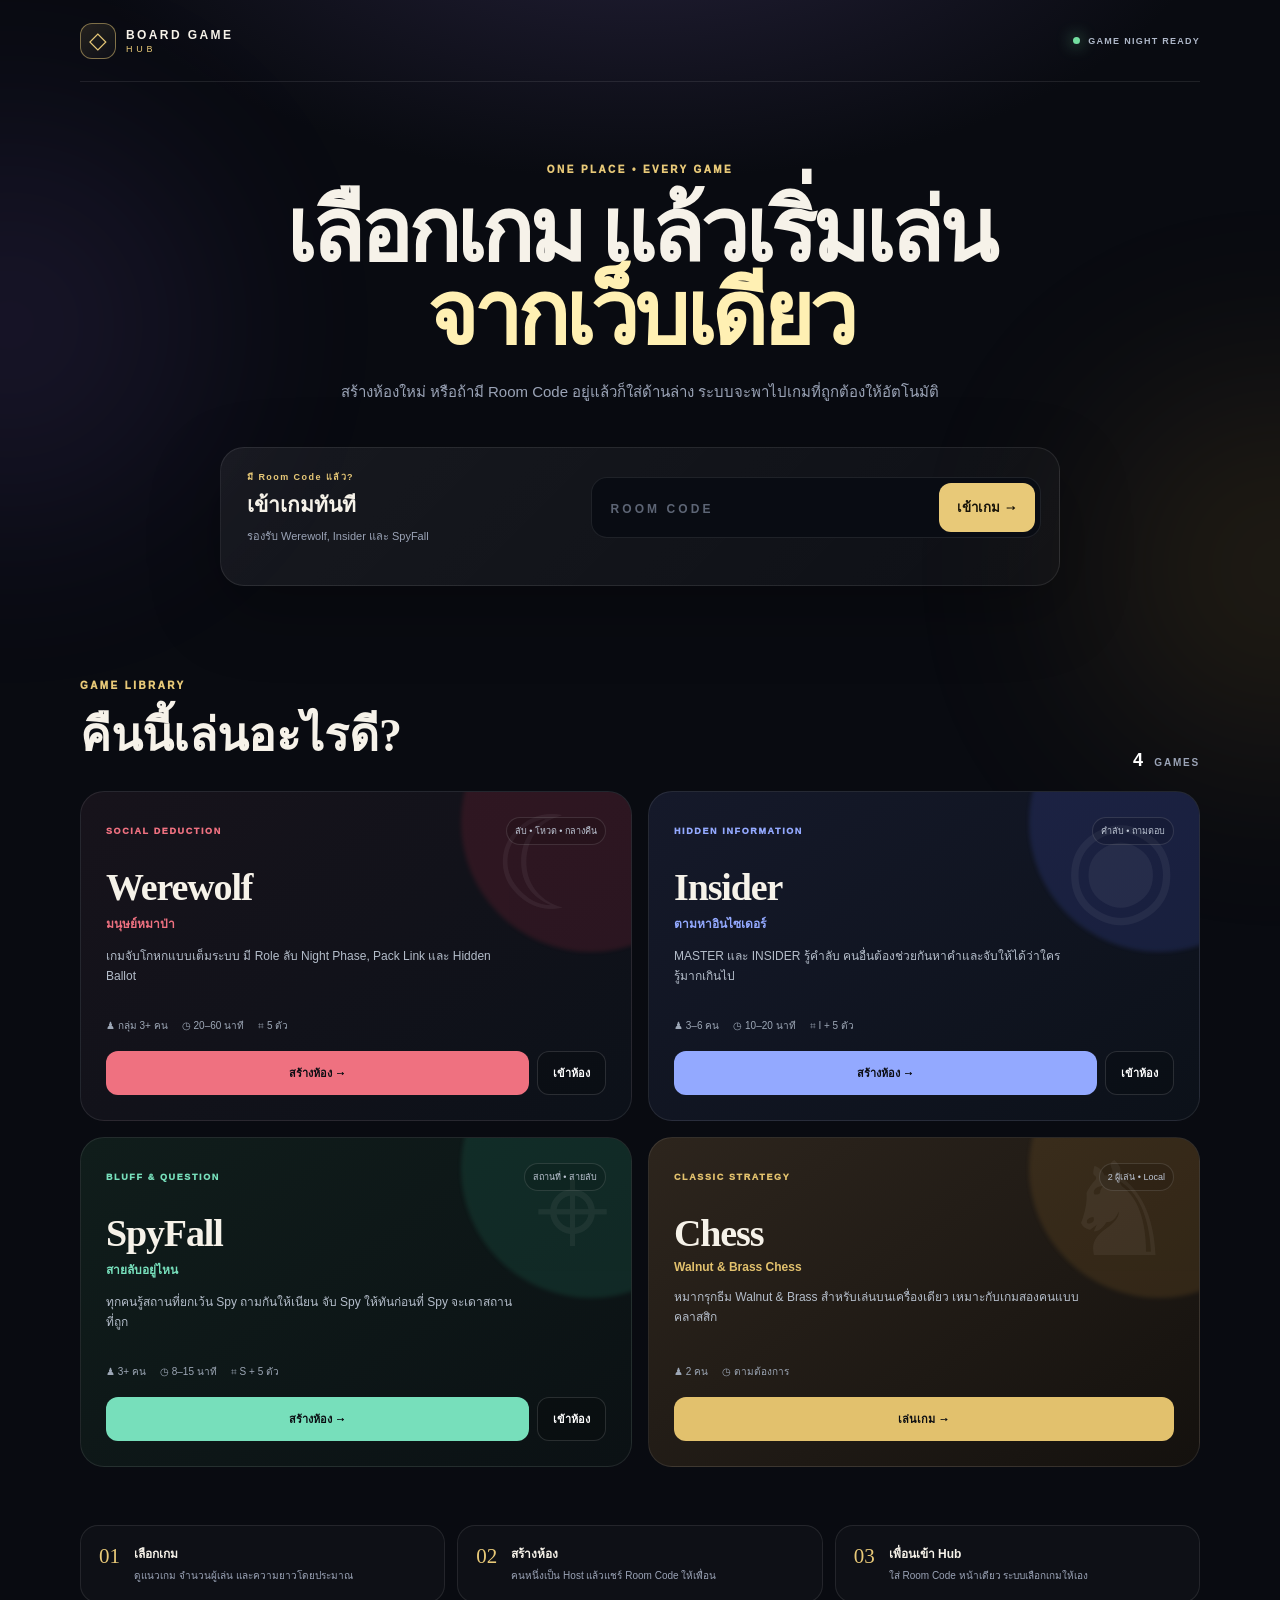
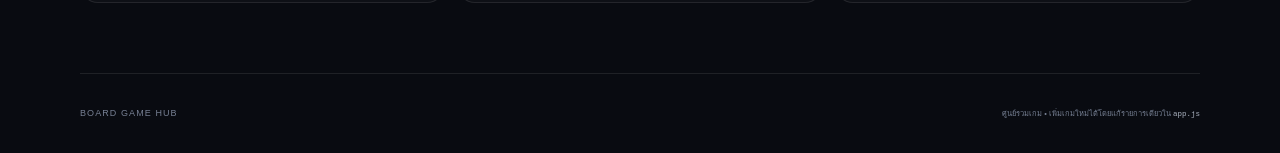
<file: hub/index.html>
<!doctype html>
<html lang="th">
<head>
  <meta charset="utf-8">
  <meta name="viewport" content="width=device-width,initial-scale=1,viewport-fit=cover">
  <meta name="theme-color" content="#0d1018">
  <meta name="description" content="Board Game Hub — เลือกเกม สร้างห้อง หรือใส่ Room Code เพื่อเข้าเกมจากหน้าเดียว">
  <title>Board Game Hub</title>
  <link rel="stylesheet" href="./styles.css">
</head>
<body>
  <div class="ambient ambient-a" aria-hidden="true"></div>
  <div class="ambient ambient-b" aria-hidden="true"></div>

  <header class="topbar shell">
    <a class="brand" href="./" aria-label="Board Game Hub home">
      <span class="brand-mark" aria-hidden="true">◇</span>
      <span><strong>BOARD GAME</strong><small>HUB</small></span>
    </a>
    <span class="online-badge"><i></i> GAME NIGHT READY</span>
  </header>

  <main>
    <section class="hero shell">
      <div class="eyebrow">ONE PLACE • EVERY GAME</div>
      <h1>เลือกเกม แล้วเริ่มเล่น<br><em>จากเว็บเดียว</em></h1>
      <p class="hero-copy">สร้างห้องใหม่ หรือถ้ามี Room Code อยู่แล้วก็ใส่ด้านล่าง ระบบจะพาไปเกมที่ถูกต้องให้อัตโนมัติ</p>

      <form id="joinForm" class="join-panel" novalidate>
        <div class="join-copy">
          <span class="join-label">มี Room Code แล้ว?</span>
          <strong>เข้าเกมทันที</strong>
          <small id="joinHint">รองรับ Werewolf, Insider และ SpyFall</small>
        </div>
        <div class="join-control">
          <label class="sr-only" for="roomCode">Room Code</label>
          <input id="roomCode" name="room" autocomplete="off" autocapitalize="characters" spellcheck="false" maxlength="6" placeholder="ROOM CODE">
          <button id="joinButton" type="submit">เข้าเกม <span aria-hidden="true">→</span></button>
        </div>
        <div id="detectedGame" class="detected" aria-live="polite"></div>
      </form>
    </section>

    <section class="library shell" aria-labelledby="gamesTitle">
      <div class="section-head">
        <div>
          <div class="eyebrow">GAME LIBRARY</div>
          <h2 id="gamesTitle">คืนนี้เล่นอะไรดี?</h2>
        </div>
        <div class="library-count"><span id="gameCount">0</span> GAMES</div>
      </div>
      <div id="gameGrid" class="game-grid"></div>
    </section>

    <section class="how shell">
      <div class="how-card">
        <span class="how-num">01</span>
        <div><strong>เลือกเกม</strong><small>ดูแนวเกม จำนวนผู้เล่น และความยาวโดยประมาณ</small></div>
      </div>
      <div class="how-card">
        <span class="how-num">02</span>
        <div><strong>สร้างห้อง</strong><small>คนหนึ่งเป็น Host แล้วแชร์ Room Code ให้เพื่อน</small></div>
      </div>
      <div class="how-card">
        <span class="how-num">03</span>
        <div><strong>เพื่อนเข้า Hub</strong><small>ใส่ Room Code หน้าเดียว ระบบเลือกเกมให้เอง</small></div>
      </div>
    </section>
  </main>

  <footer class="footer shell">
    <span>BOARD GAME HUB</span>
    <small>ศูนย์รวมเกม • เพิ่มเกมใหม่ได้โดยแก้รายการเดียวใน <code>app.js</code></small>
  </footer>

  <script src="./app.js"></script>
</body>
</html>
</file>
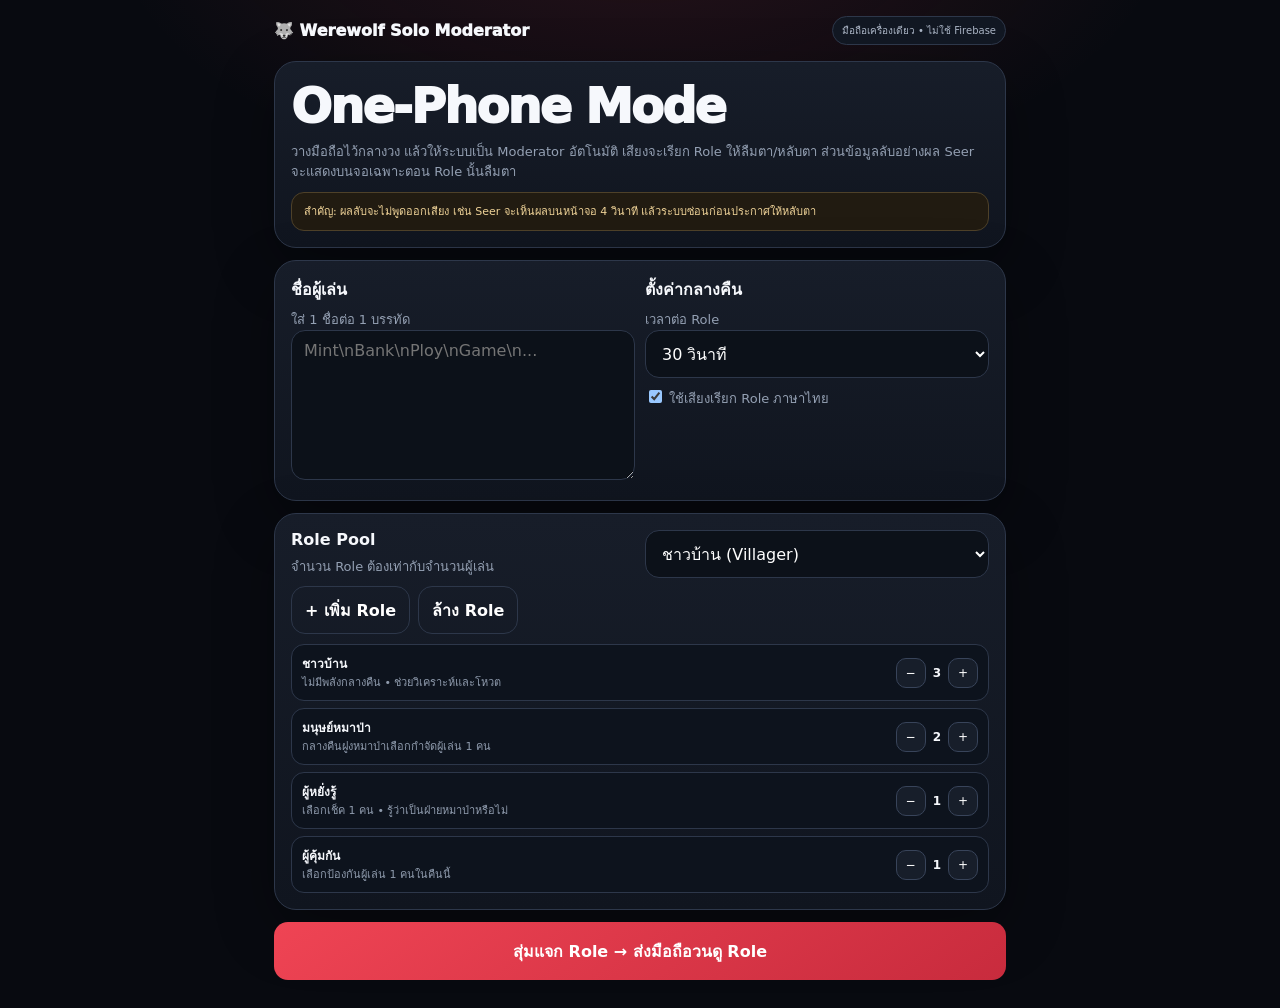
<file: solo.html>
<!doctype html>
<html lang="th">
<head>
<meta charset="utf-8">
<meta name="viewport" content="width=device-width,initial-scale=1,viewport-fit=cover">
<meta name="theme-color" content="#080a10">
<title>Werewolf Solo Moderator</title>
<style>
:root{color-scheme:dark;--bg:#080a10;--card:#121722;--line:#2d374a;--text:#f6f8fc;--muted:#94a0b3;--red:#ef4454;--gold:#efb34c;--green:#43c486}
*{box-sizing:border-box}html,body{margin:0;min-height:100%;background:var(--bg);color:var(--text);font-family:Inter,system-ui,-apple-system,"Segoe UI",Tahoma,sans-serif}body{background:radial-gradient(900px 500px at 50% -10%,rgba(239,68,84,.14),transparent 60%),var(--bg)}button,input,textarea,select{font:inherit}button{cursor:pointer}.hidden{display:none!important}.app{max-width:760px;margin:auto;padding:16px 14px calc(28px + env(safe-area-inset-bottom));min-height:100dvh}.top{display:flex;justify-content:space-between;align-items:center;gap:10px;margin-bottom:16px}.brand{font-weight:950}.pill{border:1px solid var(--line);border-radius:999px;padding:6px 9px;font-size:10px;color:#aab4c4;background:#111722}.card{background:linear-gradient(180deg,#171d29,#10151f);border:1px solid var(--line);border-radius:22px;padding:16px;box-shadow:0 20px 60px rgba(0,0,0,.32);margin-bottom:12px}.title{font-size:clamp(29px,8vw,48px);font-weight:950;letter-spacing:-.04em;margin:0}.sub{color:var(--muted);font-size:13px;line-height:1.55;margin:8px 0 0}.grid{display:grid;grid-template-columns:1fr 1fr;gap:10px}.field{width:100%;min-height:48px;border:1px solid var(--line);background:#0c1119;color:white;border-radius:14px;padding:10px 12px}.textarea{min-height:150px;resize:vertical}.btn{border:0;border-radius:14px;min-height:48px;padding:10px 13px;background:#273146;color:#fff;font-weight:900}.btn.primary{background:linear-gradient(145deg,#ef4454,#c82b3d)}.btn.gold{background:linear-gradient(145deg,#efb34c,#c8841f);color:#160d04}.btn.ghost{background:transparent;border:1px solid var(--line)}.btn:disabled{opacity:.38}.row{display:flex;gap:8px;flex-wrap:wrap}.role-pool{display:grid;gap:7px;margin-top:10px}.role-row{display:flex;align-items:center;justify-content:space-between;gap:9px;padding:9px 10px;border:1px solid #2d374a;border-radius:13px;background:#0d131d;font-size:12px}.count{display:inline-flex;align-items:center;gap:7px}.count button{width:30px;height:30px;border:1px solid #38445a;border-radius:10px;background:#171e2a;color:white}.stage{text-align:center;min-height:68dvh;display:flex;flex-direction:column;justify-content:center}.icon{font-size:68px}.stage-title{font-size:clamp(34px,10vw,64px);font-weight:950;letter-spacing:-.05em;margin:10px 0 4px}.stage-sub{color:#a4afbf;line-height:1.5}.secret{border-color:#4a3037;background:radial-gradient(520px 260px at 50% 0%,rgba(239,68,84,.15),transparent 65%),#111620}.secret-role{font-size:clamp(42px,13vw,78px);font-weight:950;letter-spacing:-.06em;margin:14px 0 8px}.ability{margin:12px auto 0;max-width:520px;padding:12px 14px;border:1px solid #364158;border-radius:15px;background:#151c28;color:#d4dce8;font-size:13px;line-height:1.55}.night{border-color:#35405c;background:radial-gradient(620px 320px at 50% 0%,rgba(90,105,170,.15),transparent 65%),#0c111a}.night-role{font-size:clamp(40px,12vw,72px);font-weight:950;letter-spacing:-.05em;margin:8px 0}.timer{font-size:clamp(68px,18vw,120px);font-weight:950;line-height:1;font-variant-numeric:tabular-nums;margin:15px 0}.targets{display:grid;grid-template-columns:1fr 1fr;gap:8px;margin-top:13px}.target{min-height:52px;border:1px solid #344057;background:#111824;color:#dce4ee;border-radius:14px;padding:9px 10px;font-weight:850}.target.selected{border-color:#b84755;background:#321921;color:#ffd7dc}.result{border-color:#5b482a;background:radial-gradient(500px 260px at 50% 0%,rgba(239,179,76,.15),transparent 65%),#14130f}.result-main{font-size:clamp(38px,11vw,70px);font-weight:950;letter-spacing:-.05em;margin:10px 0}.result-good{color:#aee9c8}.result-bad{color:#ffb7c0}.mini{font-size:11px;color:#8f9bad}.status-list{display:grid;gap:7px;margin-top:10px}.status-row{display:flex;justify-content:space-between;gap:10px;padding:9px 10px;border-radius:12px;border:1px solid #2b364a;background:#0d131d;font-size:12px}.dead{opacity:.5}.setup-note{padding:10px 12px;border:1px solid #4e4129;background:#211b11;border-radius:13px;color:#efd398;font-size:11px;line-height:1.55;margin-top:10px}.overlay{position:fixed;inset:0;background:#06080d;z-index:30;display:flex;align-items:center;justify-content:center;padding:20px;text-align:center}.overlay-box{max-width:640px;width:100%}.overlay .result-main{font-size:clamp(48px,14vw,92px)}
@media(max-width:560px){.grid,.targets{grid-template-columns:1fr}.app{padding-left:11px;padding-right:11px}}
</style>
</head>
<body>
<main class="app">
<header class="top"><div class="brand">🐺 Werewolf Solo Moderator</div><div class="pill">มือถือเครื่องเดียว • ไม่ใช้ Firebase</div></header>

<section id="setupView">
  <div class="card">
    <h1 class="title">One-Phone Mode</h1>
    <p class="sub">วางมือถือไว้กลางวง แล้วให้ระบบเป็น Moderator อัตโนมัติ เสียงจะเรียก Role ให้ลืมตา/หลับตา ส่วนข้อมูลลับอย่างผล Seer จะแสดงบนจอเฉพาะตอน Role นั้นลืมตา</p>
    <div class="setup-note">สำคัญ: ผลลับจะไม่พูดออกเสียง เช่น Seer จะเห็นผลบนหน้าจอ 4 วินาที แล้วระบบซ่อนก่อนประกาศให้หลับตา</div>
  </div>
  <div class="card grid">
    <div>
      <b>ชื่อผู้เล่น</b>
      <p class="sub">ใส่ 1 ชื่อต่อ 1 บรรทัด</p>
      <textarea id="playersInput" class="field textarea" placeholder="Mint\nBank\nPloy\nGame\n..."></textarea>
    </div>
    <div>
      <b>ตั้งค่ากลางคืน</b>
      <p class="sub">เวลาต่อ Role</p>
      <select id="durationSelect" class="field"><option value="20">20 วินาที</option><option value="30" selected>30 วินาที</option><option value="45">45 วินาที</option><option value="60">60 วินาที</option></select>
      <div style="height:9px"></div>
      <label class="sub"><input id="voiceToggle" type="checkbox" checked> ใช้เสียงเรียก Role ภาษาไทย</label>
    </div>
  </div>
  <div class="card">
    <div class="grid"><div><b>Role Pool</b><p class="sub">จำนวน Role ต้องเท่ากับจำนวนผู้เล่น</p></div><select id="roleSelect" class="field"></select></div>
    <div class="row" style="margin-top:8px"><button id="addRoleBtn" class="btn ghost">+ เพิ่ม Role</button><button id="clearRolesBtn" class="btn ghost">ล้าง Role</button></div>
    <div id="rolePool" class="role-pool"></div>
  </div>
  <button id="assignBtn" class="btn primary" style="width:100%;min-height:58px">สุ่มแจก Role → ส่งมือถือวนดู Role</button>
</section>

<section id="revealView" class="hidden">
  <div class="card stage secret">
    <div class="icon">🔒</div>
    <div id="revealPlayer" class="stage-title">—</div>
    <div id="revealPrompt" class="stage-sub">ส่งมือถือให้ผู้เล่นคนนี้เพียงคนเดียว</div>
    <div id="roleSecret" class="hidden"><div id="roleSecretName" class="secret-role">—</div><div id="roleSecretAbility" class="ability">—</div></div>
    <div class="row" style="justify-content:center;margin-top:18px"><button id="showRoleBtn" class="btn primary">แตะเพื่อดู Role</button><button id="nextRevealBtn" class="btn ghost hidden">ซ่อนแล้วส่งให้คนถัดไป</button></div>
  </div>
</section>

<section id="centerView" class="hidden">
  <div class="card stage night">
    <div class="icon">🌙</div>
    <div class="stage-title">พร้อมวางกลางวง</div>
    <div class="stage-sub">ทุกคนรู้ Role ของตัวเองแล้ว วางมือถือไว้ตรงกลางแล้วกดเริ่ม Night</div>
    <div class="row" style="justify-content:center;margin-top:18px"><button id="startNightBtn" class="btn primary">เริ่ม Night 1</button></div>
  </div>
  <div class="card"><b>สถานะผู้เล่น</b><div id="playerStatus" class="status-list"></div></div>
</section>

<section id="nightView" class="hidden">
  <div class="card stage night">
    <div id="nightIcon" class="icon">🌙</div>
    <div id="nightLabel" class="mini">NIGHT 1</div>
    <div id="nightRole" class="night-role">ทุกคนหลับตา</div>
    <div id="nightInstruction" class="stage-sub">รอฟังเสียงเรียก Role</div>
    <div id="nightTimer" class="timer">30</div>
    <div id="nightTargets" class="targets"></div>
    <div id="nightExtra" class="ability hidden"></div>
    <div class="row" style="justify-content:center;margin-top:14px"><button id="confirmActionBtn" class="btn primary hidden">ยืนยัน Action</button><button id="skipActionBtn" class="btn ghost hidden">ข้าม / ไม่ใช้</button></div>
  </div>
</section>

<section id="dawnView" class="hidden">
  <div class="card stage result">
    <div class="icon">☀️</div><div class="stage-title">ทุกคนลืมตา</div><div id="dawnResult" class="result-main">คืนนี้ไม่มีใครถูกกำจัด</div><div class="stage-sub">ระบบจะไม่เปิดเผย Role ของผู้ที่ถูกกำจัด</div>
    <div class="row" style="justify-content:center;margin-top:18px"><button id="nextNightBtn" class="btn primary">เริ่มคืนถัดไป</button><button id="dayEliminateBtn" class="btn ghost">บันทึกคนถูกโหวตออก</button></div>
  </div>
  <div class="card"><b>ผู้เล่นที่ยังอยู่</b><div id="dawnStatus" class="status-list"></div></div>
</section>

<div id="privateResult" class="overlay hidden"><div class="overlay-box"><div class="mini">ข้อมูลลับ • คนอื่นควรหลับตา</div><div id="privateResultTitle" class="result-main">—</div><div id="privateResultSub" class="stage-sub">—</div><div id="privateResultCountdown" class="timer" style="font-size:42px">4</div></div></div>
</main>
<script type="module" src="./solo.js"></script>
</body>
</html>
</file>
<file: hub/styles.css>
:root{color-scheme:dark;--bg:#090b11;--panel:#11151f;--panel2:#161b27;--line:rgba(255,255,255,.09);--text:#f6f2e9;--muted:#9ba4b7;--gold:#e8c978;--gold2:#fff0b3;--radius:24px}*{box-sizing:border-box}html{scroll-behavior:smooth}body{margin:0;min-height:100vh;background:radial-gradient(900px 460px at 50% -120px,#25213a 0,transparent 65%),var(--bg);color:var(--text);font-family:Inter,ui-sans-serif,-apple-system,BlinkMacSystemFont,"Segoe UI",sans-serif;overflow-x:hidden}a{color:inherit;text-decoration:none}.shell{width:min(1120px,calc(100% - 32px));margin-inline:auto}.sr-only{position:absolute;width:1px;height:1px;padding:0;margin:-1px;overflow:hidden;clip:rect(0,0,0,0);white-space:nowrap;border:0}.ambient{position:fixed;width:380px;height:380px;border-radius:50%;filter:blur(110px);opacity:.11;pointer-events:none;z-index:-1}.ambient-a{background:#9b6cff;top:15%;left:-180px}.ambient-b{background:#e5a72f;right:-190px;top:42%}.topbar{height:82px;display:flex;align-items:center;justify-content:space-between;border-bottom:1px solid var(--line)}.brand{display:flex;align-items:center;gap:10px}.brand-mark{width:36px;height:36px;display:grid;place-items:center;border:1px solid rgba(232,201,120,.5);border-radius:12px;color:var(--gold);font-size:23px;background:linear-gradient(145deg,rgba(232,201,120,.12),rgba(255,255,255,.02))}.brand strong{display:block;font-size:12px;letter-spacing:.2em}.brand small{display:block;font-size:9px;letter-spacing:.42em;color:var(--gold);margin-top:2px}.online-badge{display:flex;align-items:center;gap:8px;font-size:9px;font-weight:900;letter-spacing:.14em;color:#aeb7c8}.online-badge i{width:7px;height:7px;border-radius:50%;background:#74dfa0;box-shadow:0 0 16px #74dfa0}.hero{padding:82px 0 58px;text-align:center}.eyebrow{font-size:10px;font-weight:950;letter-spacing:.24em;color:var(--gold)}h1{font-family:Georgia,"Times New Roman",serif;font-size:clamp(44px,8vw,86px);line-height:.96;letter-spacing:-.045em;margin:16px auto 22px;max-width:900px;font-weight:700}h1 em{font-style:normal;color:var(--gold2)}.hero-copy{max-width:650px;margin:0 auto;color:var(--muted);font-size:15px;line-height:1.8}.join-panel{margin:42px auto 0;max-width:840px;text-align:left;padding:18px;border:1px solid var(--line);border-radius:24px;background:linear-gradient(135deg,rgba(255,255,255,.06),rgba(255,255,255,.025));box-shadow:0 24px 70px rgba(0,0,0,.28);display:grid;grid-template-columns:1fr 1.35fr;gap:18px;align-items:center}.join-copy{padding:4px 8px}.join-label{display:block;font-size:9px;color:var(--gold);font-weight:900;letter-spacing:.16em;margin-bottom:4px}.join-copy strong{display:block;font-size:21px}.join-copy small{display:block;margin-top:6px;color:var(--muted);font-size:11px}.join-control{display:flex;min-width:0;padding:5px;border:1px solid var(--line);border-radius:16px;background:#090c13}.join-control input{min-width:0;flex:1;border:0;outline:0;background:transparent;color:white;padding:0 14px;font-size:17px;font-weight:900;letter-spacing:.18em;text-transform:uppercase}.join-control input::placeholder{color:#5d6575;font-size:12px}.join-control button{border:0;border-radius:12px;background:var(--gold);color:#171309;font-weight:950;padding:14px 18px;cursor:pointer;white-space:nowrap}.join-control button:hover{filter:brightness(1.07)}.detected{grid-column:1/-1;min-height:0;font-size:11px;color:#aeb7c8;padding:0 8px}.detected:not(:empty){padding-top:2px}.detected b{color:#fff}.detected.error{color:#ff9a9a}.library{padding:36px 0 58px}.section-head{display:flex;align-items:end;justify-content:space-between;gap:20px;margin-bottom:20px}.section-head h2{font-family:Georgia,"Times New Roman",serif;font-size:clamp(30px,5vw,46px);margin:7px 0 0}.library-count{font-size:10px;letter-spacing:.18em;color:var(--muted);font-weight:900}.library-count span{font-size:18px;color:white;margin-right:5px}.game-grid{display:grid;grid-template-columns:repeat(2,minmax(0,1fr));gap:16px}.game-card{position:relative;overflow:hidden;min-height:330px;border:1px solid var(--line);border-radius:var(--radius);padding:25px;background:linear-gradient(145deg,var(--card1),var(--card2));display:flex;flex-direction:column;isolation:isolate}.game-card:before{content:"";position:absolute;width:260px;height:260px;border-radius:50%;right:-90px;top:-100px;background:var(--glow);filter:blur(2px);opacity:.23;z-index:-1}.game-card:after{content:attr(data-symbol);position:absolute;right:22px;top:8px;font-family:Georgia,serif;font-size:130px;line-height:1;color:rgba(255,255,255,.055);z-index:-1}.game-top{display:flex;align-items:center;justify-content:space-between;gap:12px}.game-kicker{font-size:9px;letter-spacing:.18em;font-weight:950;color:var(--accent)}.game-tag{font-size:9px;border:1px solid rgba(255,255,255,.12);padding:6px 8px;border-radius:999px;color:#bdc5d3;background:rgba(0,0,0,.13)}.game-card h3{font-family:Georgia,"Times New Roman",serif;font-size:38px;margin:20px 0 5px;letter-spacing:-.03em}.game-th{font-size:12px;color:var(--accent);font-weight:850}.game-desc{color:#b4bdca;font-size:12px;line-height:1.65;max-width:82%;margin:14px 0 20px}.game-meta{display:flex;gap:14px;flex-wrap:wrap;margin-top:auto;color:#9da7b6;font-size:10px}.game-meta span{display:flex;align-items:center;gap:5px}.game-actions{display:flex;gap:8px;margin-top:18px}.game-actions a,.game-actions button{min-height:44px;border-radius:12px;padding:0 15px;display:inline-flex;align-items:center;justify-content:center;font:inherit;font-size:11px;font-weight:950;cursor:pointer}.game-actions .primary{background:var(--accent);color:#0b0d12;border:1px solid transparent;flex:1}.game-actions .secondary{background:rgba(0,0,0,.16);border:1px solid rgba(255,255,255,.13);color:white}.game-actions .secondary:hover{background:rgba(255,255,255,.08)}.how{display:grid;grid-template-columns:repeat(3,1fr);gap:12px;padding-bottom:70px}.how-card{display:flex;gap:14px;padding:18px;border:1px solid var(--line);border-radius:18px;background:rgba(255,255,255,.025)}.how-num{font-family:Georgia,serif;color:var(--gold);font-size:21px}.how-card strong{display:block;font-size:12px}.how-card small{display:block;color:var(--muted);font-size:10px;line-height:1.55;margin-top:5px}.footer{min-height:80px;border-top:1px solid var(--line);display:flex;align-items:center;justify-content:space-between;gap:20px;color:#778094;font-size:9px;letter-spacing:.12em}.footer small{text-align:right;letter-spacing:0}.footer code{color:#aab2c0}@media(max-width:760px){.hero{padding-top:58px}.join-panel{grid-template-columns:1fr}.game-grid{grid-template-columns:1fr}.how{grid-template-columns:1fr}.game-card{min-height:310px}.section-head{align-items:center}.footer{flex-direction:column;justify-content:center;text-align:center}.footer small{text-align:center}}@media(max-width:480px){.shell{width:min(100% - 22px,1120px)}.topbar{height:68px}.online-badge{display:none}h1{font-size:46px}.join-control{flex-direction:column}.join-control input{height:48px;text-align:center}.join-control button{width:100%}.game-card{padding:20px}.game-desc{max-width:100%}.game-actions{flex-direction:column}.game-actions a,.game-actions button{width:100%}}@media(prefers-reduced-motion:no-preference){.game-card{transition:transform .18s ease,border-color .18s ease}.game-card:hover{transform:translateY(-3px);border-color:rgba(255,255,255,.16)}}
</file>
